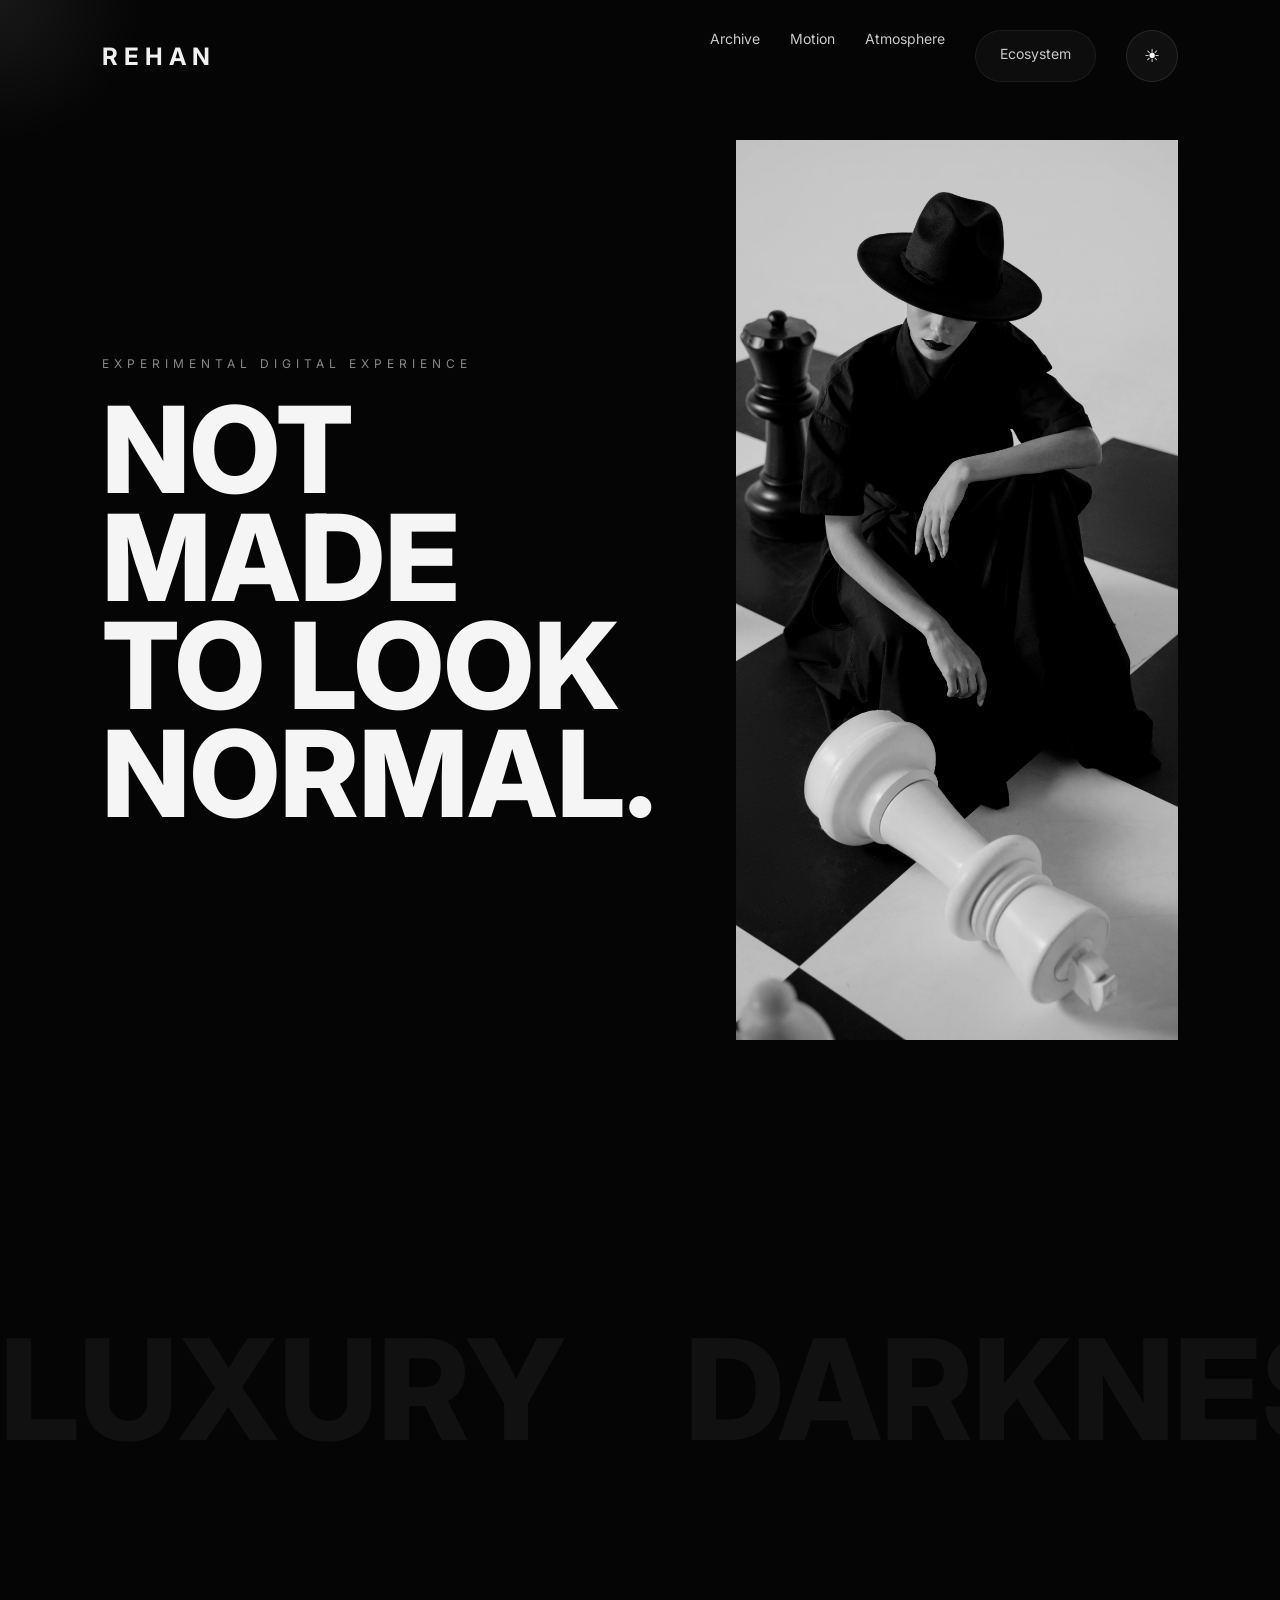
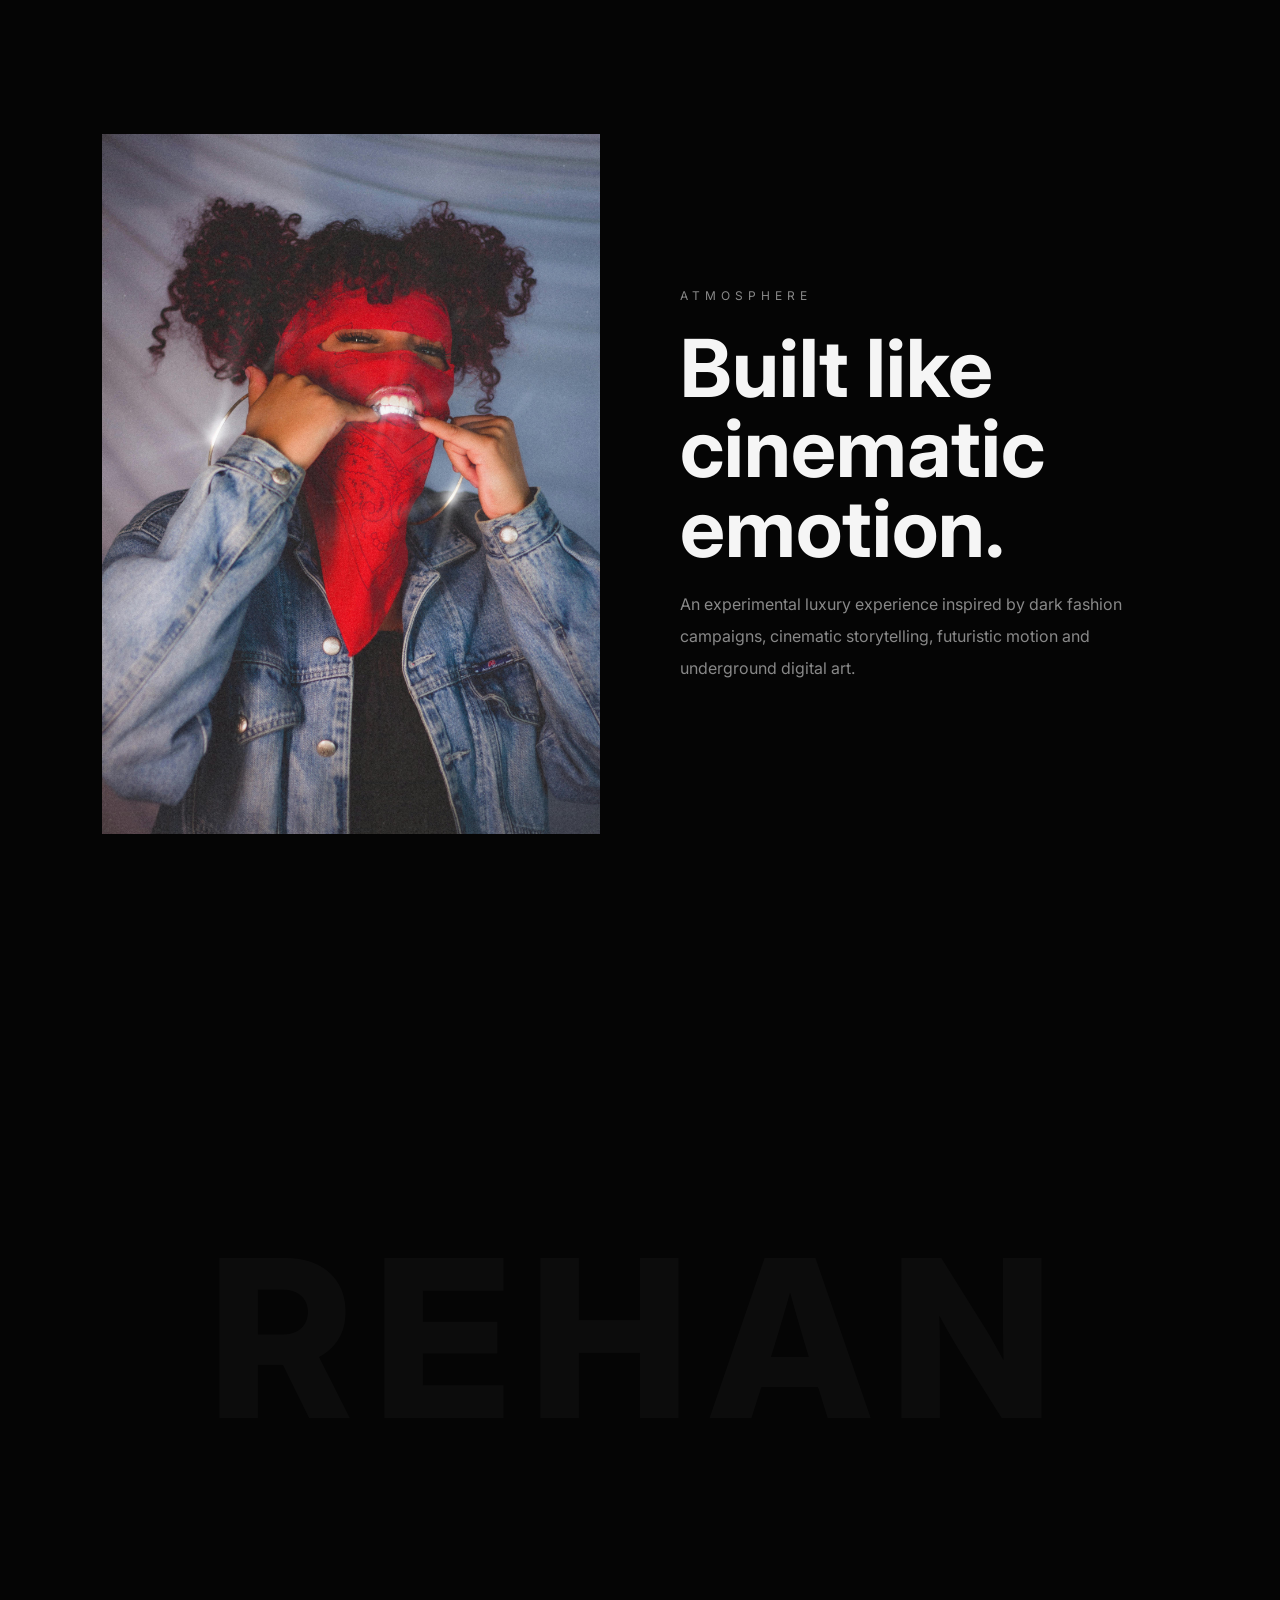
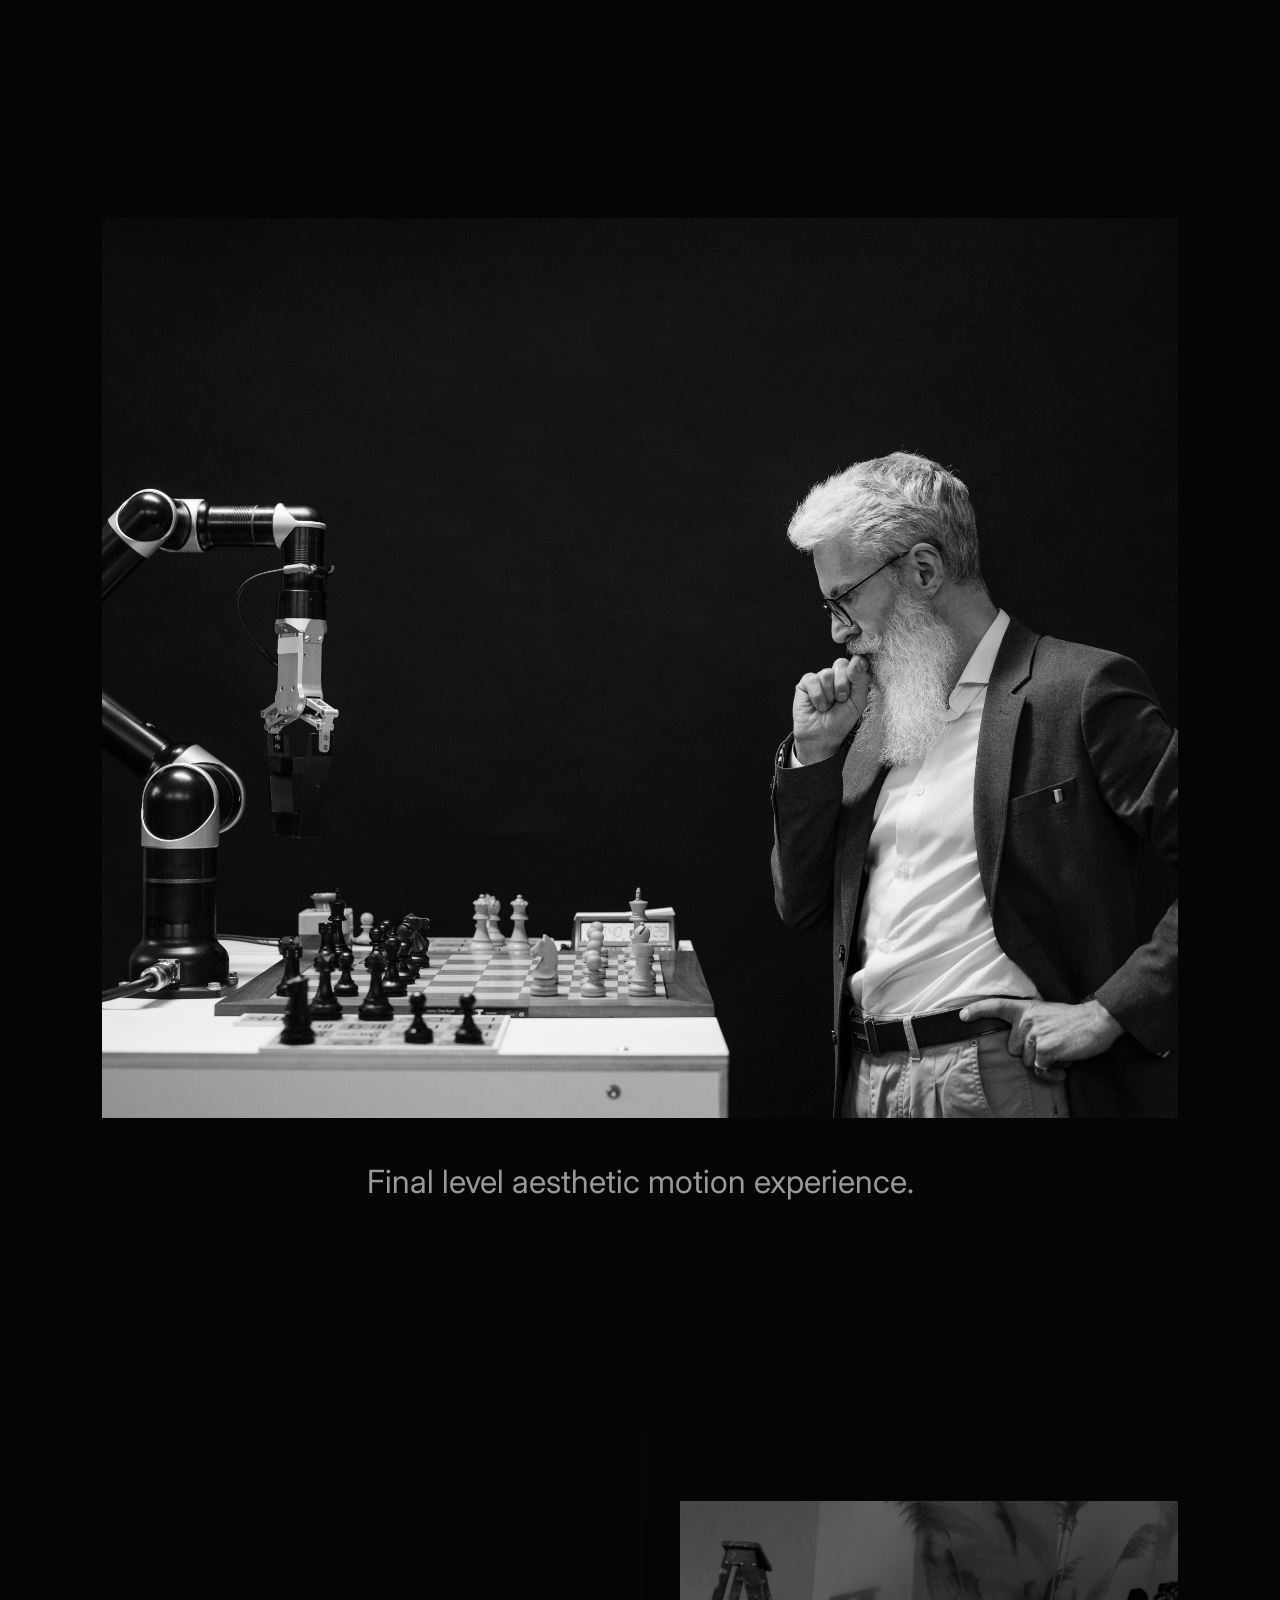
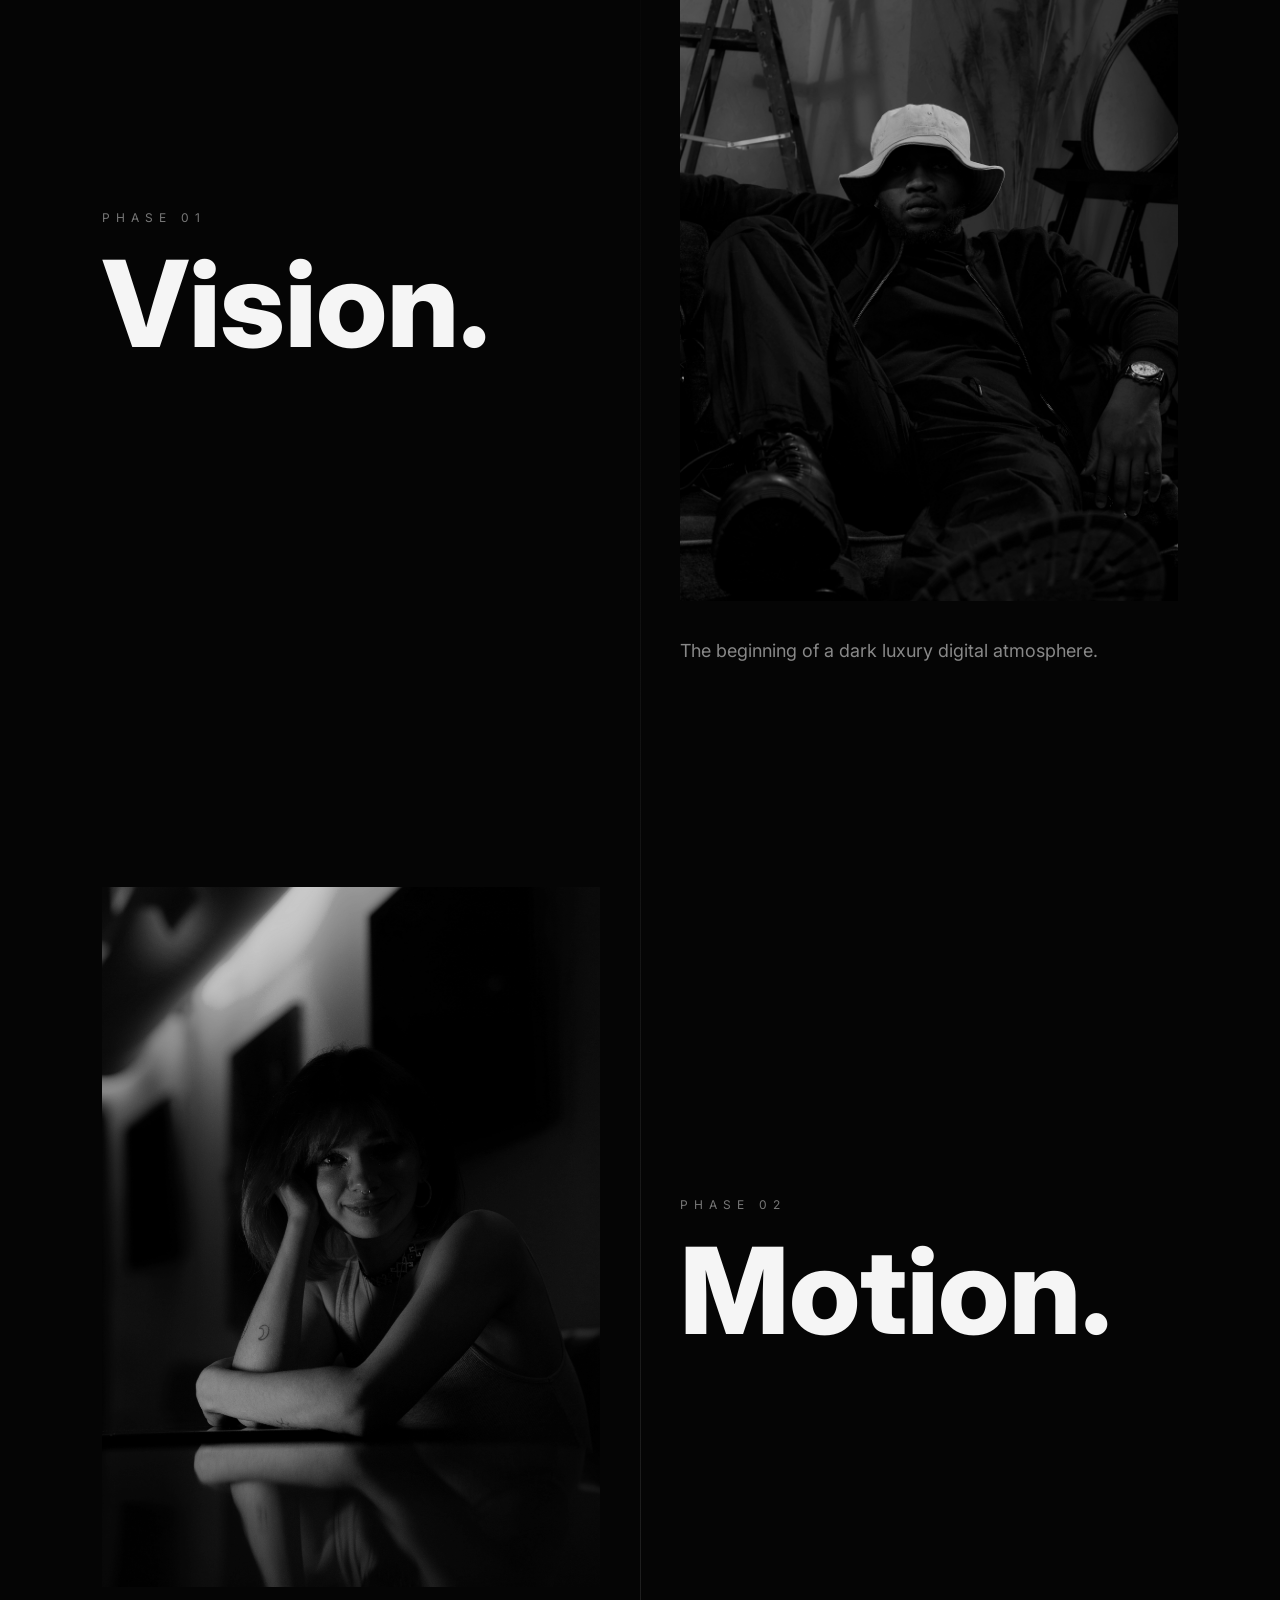
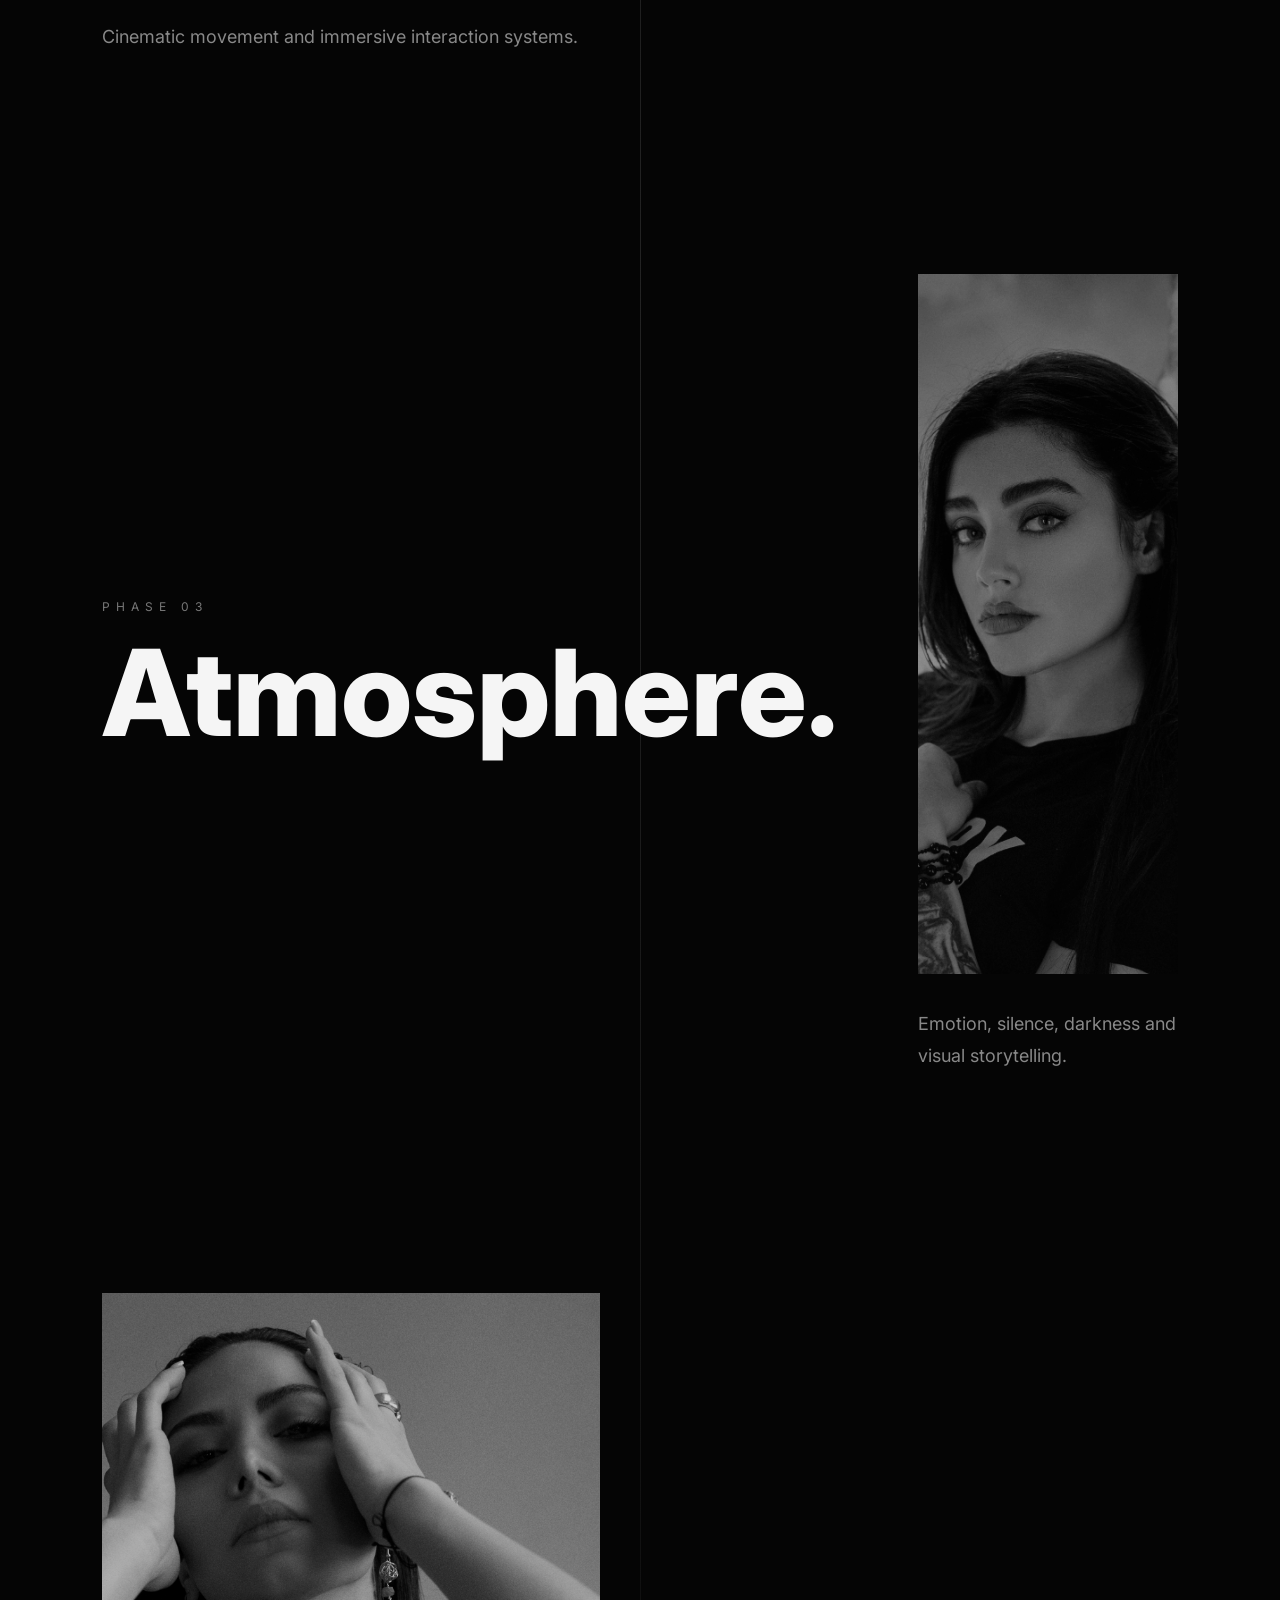
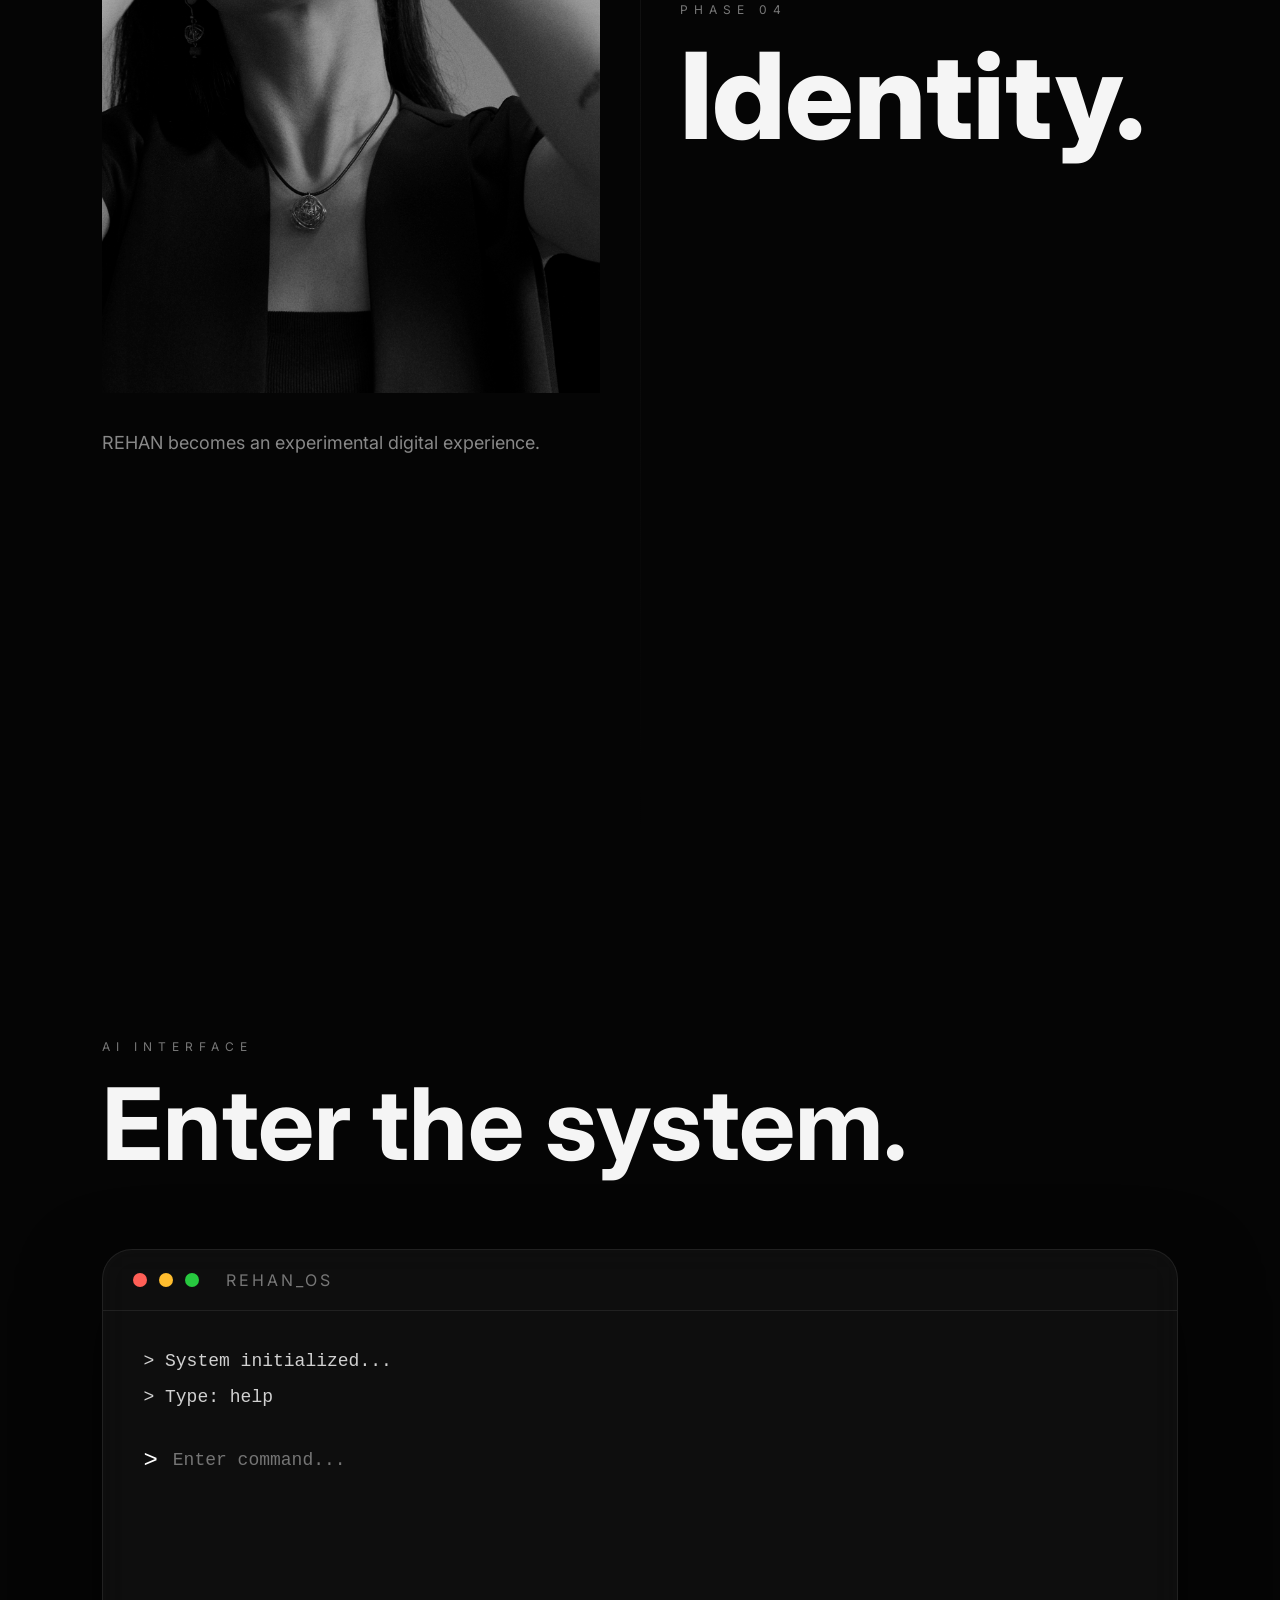
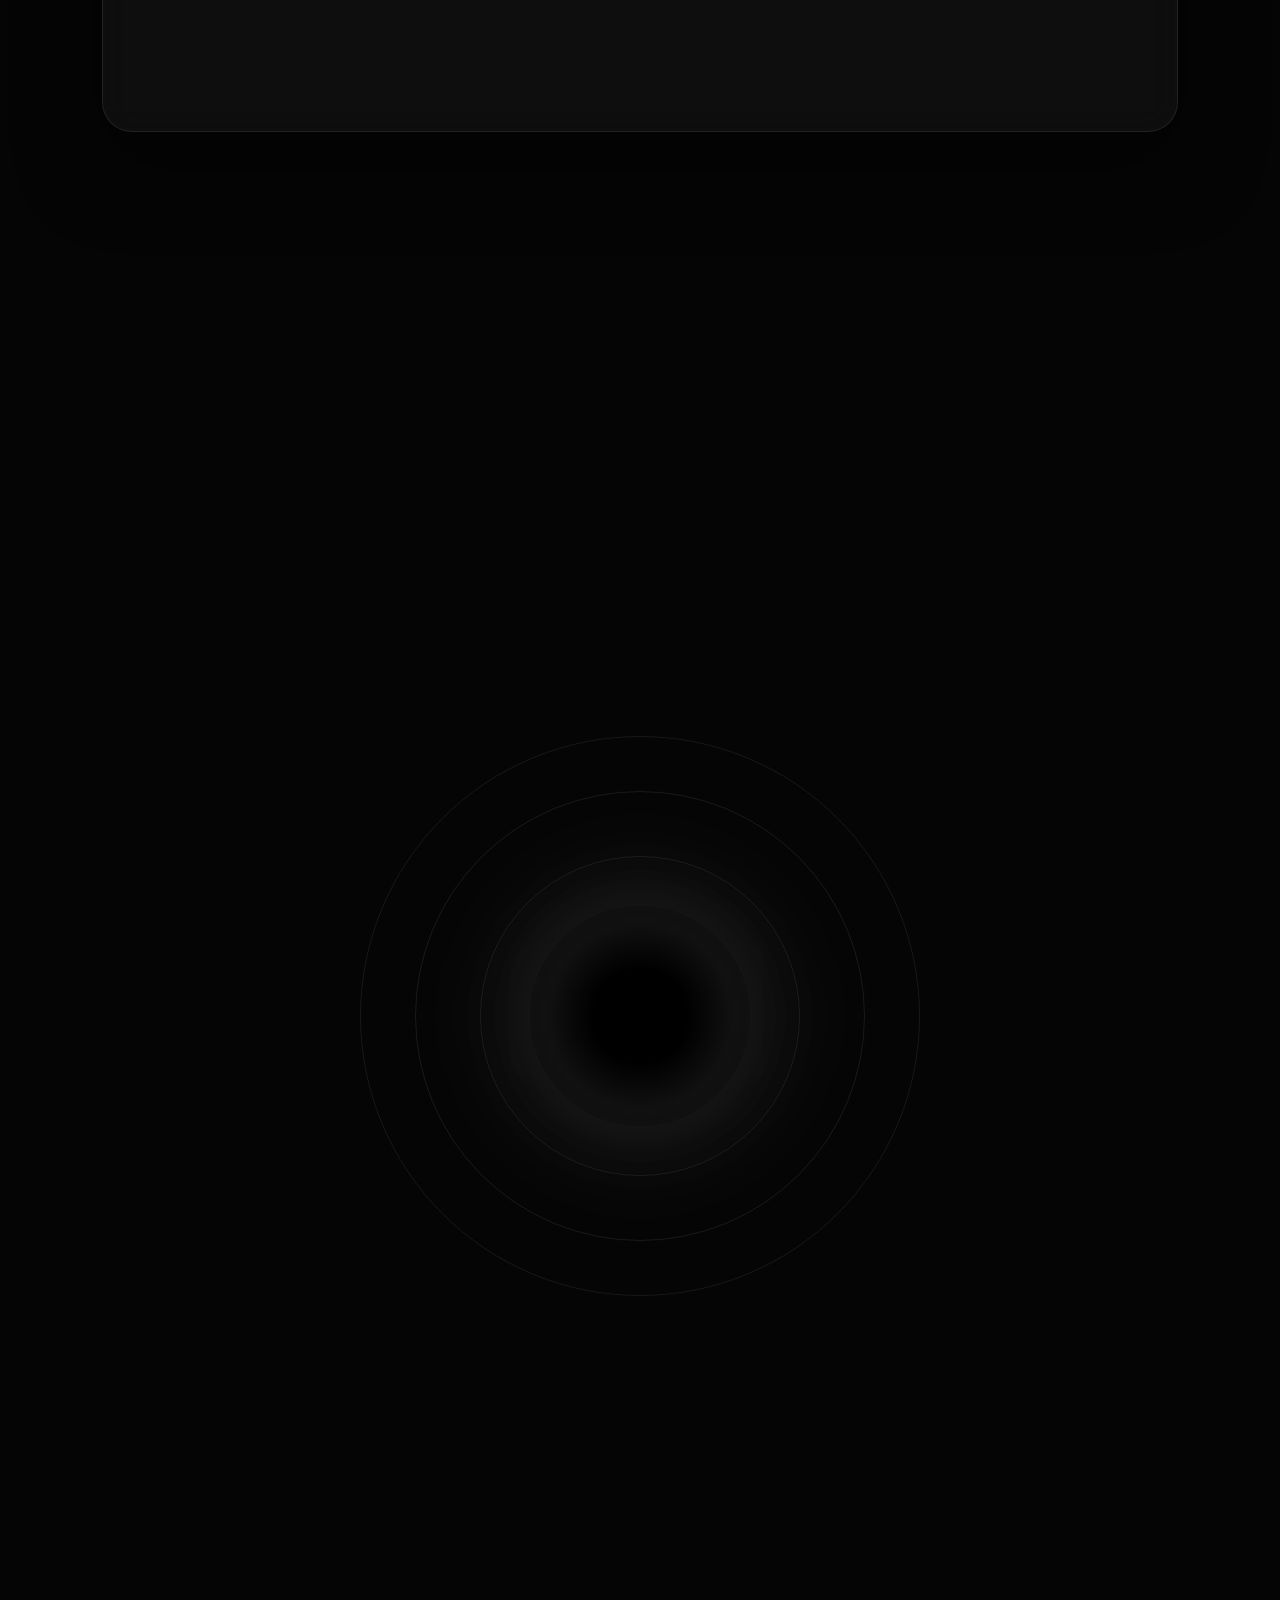
<file: index.html>
<!DOCTYPE html>
<html lang="en">
<head>

  <meta charset="UTF-8">

  <meta name="viewport"
        content="width=device-width, initial-scale=1.0">

  <title>REHAN</title>

  <link rel="preconnect"
        href="https://fonts.googleapis.com">

  <link href="https://fonts.googleapis.com/css2?family=Inter:wght@300;400;500;600;700;800&display=swap"
        rel="stylesheet">

  <link rel="stylesheet"
        href="style.css">

</head>
<body>

<!-- GRAIN -->

<div class="grain"></div>

<!-- CURSOR -->

<div class="cursor"></div>

<!-- NAVBAR -->

<header class="navbar">

  <div class="logo">
    REHAN
  </div>

  <nav>

    <a href="#">Archive</a>
    <a href="#">Motion</a>
    <a href="#">Atmosphere</a>
    <a
    href="./dashboard.html"
    class="dashboard-btn">

    Ecosystem

  </a>

    <button id="themeToggle" class="theme-toggle">
  ☀
</button>

  </nav>

</header>

<!-- HERO -->

<section class="hero">

  <div class="hero-text reveal">

    <p class="small">
      EXPERIMENTAL DIGITAL EXPERIENCE
    </p>

    <h1>
      NOT MADE
      <br>
      TO LOOK
      <br>
      NORMAL.
    </h1>

  </div>

  <div class="hero-image reveal">

    <img src="images/scene1.jpg">

  </div>

</section>

<!-- SCROLL TEXT -->

<section class="scroll-section">

  <div class="scroll-text">

    <span>LUXURY</span>
    <span>DARKNESS</span>
    <span>MOTION</span>
    <span>ENERGY</span>

  </div>

</section>

<!-- SCENE -->

<section class="scene">

  <div class="scene-image reveal">

    <img src="images/scene2.jpg">

  </div>

  <div class="scene-text reveal">

    <p class="small">
      ATMOSPHERE
    </p>

    <h2>
      Built like
      cinematic emotion.
    </h2>

    <p class="description">

      An experimental luxury experience inspired by
      dark fashion campaigns, cinematic storytelling,
      futuristic motion and underground digital art.

    </p>

  </div>

</section>

<!-- FLOATING TYPO -->

<section class="floating">

  <h2 class="floating-text">
    REHAN
  </h2>

</section>

<!-- FINAL -->

<section class="final">

  <div class="final-image reveal">

    <img src="images/scene3.jpg">

  </div>

  <div class="final-text reveal">

    <p>
      Final level aesthetic motion experience.
    </p>

  </div>

</section>

  <!-- CINEMATIC TIMELINE -->

<section class="timeline">

  <!-- ITEM -->

  <div class="timeline-item reveal">

    <div class="timeline-left">

      <p class="timeline-phase">
        PHASE 01
      </p>

      <h2>
        Vision.
      </h2>

    </div>

    <div class="timeline-right">

      <img src="images/timeline1.jpg">

      <p>
        The beginning of a dark luxury digital atmosphere.
      </p>

    </div>

  </div>

  <!-- ITEM -->

  <div class="timeline-item reveal">

    <div class="timeline-left">

      <p class="timeline-phase">
        PHASE 02
      </p>

      <h2>
        Motion.
      </h2>

    </div>

    <div class="timeline-right">

      <img src="images/timeline2.jpg">

      <p>
        Cinematic movement and immersive interaction systems.
      </p>

    </div>

  </div>

  <!-- ITEM -->

  <div class="timeline-item reveal">

    <div class="timeline-left">

      <p class="timeline-phase">
        PHASE 03
      </p>

      <h2>
        Atmosphere.
      </h2>

    </div>

    <div class="timeline-right">

      <img src="images/timeline3.jpg">

      <p>
        Emotion, silence, darkness and visual storytelling.
      </p>

    </div>

  </div>

  <!-- ITEM -->

  <div class="timeline-item reveal">

    <div class="timeline-left">

      <p class="timeline-phase">
        PHASE 04
      </p>

      <h2>
        Identity.
      </h2>

    </div>

    <div class="timeline-right">

      <img src="images/timeline4.jpg">

      <p>
        REHAN becomes an experimental digital experience.
      </p>

    </div>

  </div>

</section>

  <!-- AI TERMINAL -->

<section class="terminal-section">

  <p class="terminal-small reveal">
    AI INTERFACE
  </p>

  <h2 class="terminal-title reveal">
    Enter the system.
  </h2>

  <div class="terminal reveal">

    <!-- TOP -->

    <div class="terminal-top">

      <span class="dot red"></span>
      <span class="dot yellow"></span>
      <span class="dot green"></span>

      <p>
        REHAN_OS
      </p>

    </div>

    <!-- BODY -->

    <div class="terminal-body">

      <div id="terminalOutput">

        <p>
          > System initialized...
        </p>

        <p>
          > Type: help
        </p>

      </div>

      <!-- INPUT -->

      <div class="terminal-input">

        <span>></span>

        <input
          type="text"
          id="terminalInput"
          placeholder="Enter command..."
        >

      </div>

    </div>

  </div>

</section>

  <!-- BLACK HOLE -->

<section class="blackhole-section">

  <p class="blackhole-small reveal">
    SINGULARITY
  </p>

  <h2 class="blackhole-title reveal">
    Enter
    the void.
  </h2>

  <!-- HOLE -->

  <div class="blackhole-container">

    <div class="blackhole-glow"></div>

    <div class="blackhole"></div>

    <div class="orbit orbit1"></div>
    <div class="orbit orbit2"></div>
    <div class="orbit orbit3"></div>

  </div>

  <p class="blackhole-text reveal">
    Gravity of atmosphere, motion and silence.
  </p>

</section>

  <!-- MUSIC ROOM -->

<section class="music-room">

  <p class="music-small reveal">
    ATMOSPHERIC SOUND
  </p>

  <h2 class="music-title reveal">
    Interactive
    Music Room.
  </h2>

  <!-- ROOM -->

  <div class="music-container reveal">

    <!-- VINYL -->

    <div class="vinyl-player">

      <div class="vinyl"></div>

      <div class="vinyl-center"></div>

    </div>

    <!-- INFO -->

    <div class="music-info">

      <p class="track-label">
        NOW PLAYING
      </p>

      <h3>
        Dark Luxury Atmosphere
      </h3>

      <p class="track-description">

        Cinematic ambient sound designed
        for futuristic luxury experience.

      </p>

      <!-- CONTROLS -->

      <div class="music-controls">

        <button id="playMusic">
          Play
        </button>

        <button id="pauseMusic">
          Pause
        </button>

      </div>

    </div>

  </div>

  <!-- AUDIO -->

  <audio
    id="ambientMusic"
    loop>

    <source
      src="music/ambient.mp3"
      type="audio/mpeg">

  </audio>

</section>
 
<script src="script.js"></script>

</body>
</html>
</file>
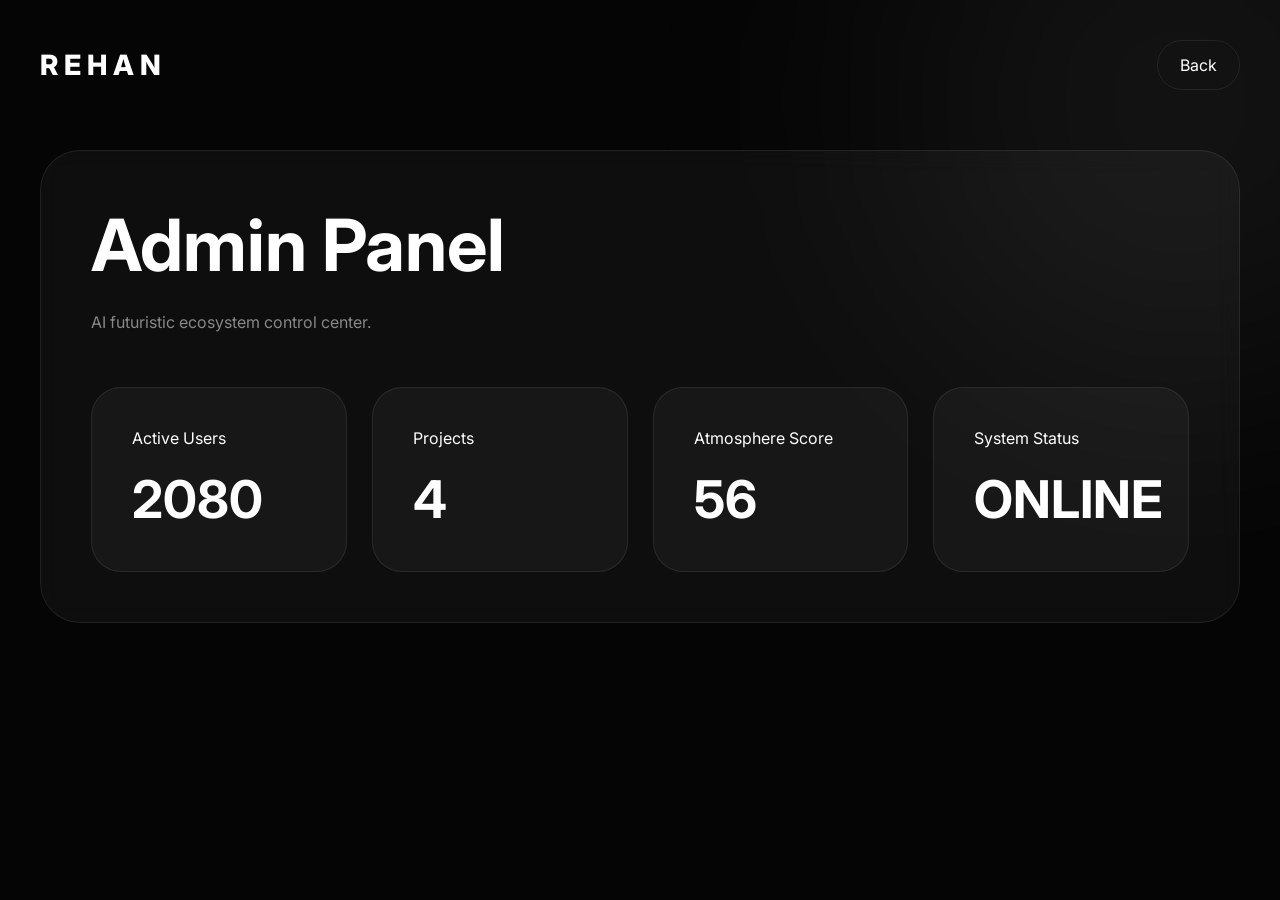
<file: admin.html>
<!DOCTYPE html>
<html lang="en">
<head>

<meta charset="UTF-8">

<meta name="viewport"
content="width=device-width, initial-scale=1.0">

<title>Admin Panel</title>

<link rel="stylesheet"
href="apps.css">

<link rel="preconnect"
href="https://fonts.googleapis.com">

<link href="https://fonts.googleapis.com/css2?family=Inter:wght@300;400;500;600;700;800&display=swap"
rel="stylesheet">

</head>

<body>

<div class="bg-glow"></div>

<!-- TOPBAR -->

<div class="topbar">

<div class="logo">
REHAN
</div>

<a href="./dashboard.html"
class="back-btn">

Back

</a>

</div>

<!-- APP -->

<div class="app-container">

<h1 class="app-title">
Admin Panel
</h1>

<p class="app-description">

AI futuristic ecosystem control center.

</p>

<!-- STATS -->

<div class="stats-grid">

<!-- CARD -->

<div class="stat-card">

<p>
Active Users
</p>

<h2 id="users">

0

</h2>

</div>

<!-- CARD -->

<div class="stat-card">

<p>
Projects
</p>

<h2 id="projects">

0

</h2>

</div>

<!-- CARD -->

<div class="stat-card">

<p>
Atmosphere Score
</p>

<h2 id="score">

0%

</h2>

</div>

<!-- CARD -->

<div class="stat-card">

<p>
System Status
</p>

<h2>

ONLINE

</h2>

</div>

</div>

</div>

<script>

/* ANIMATED COUNTERS */

function animateValue(id,start,end,duration){

let current = start;

const increment =
(end - start) / 100;

const obj =
document.getElementById(id);

const timer =
setInterval(()=>{

current += increment;

obj.innerHTML =
Math.floor(current);

if(current >= end){

obj.innerHTML = end;

clearInterval(timer);

}

}, duration / 100);

}

/* START */

animateValue(
"users",
0,
3200,
2000
);

animateValue(
"projects",
0,
06,
1800
);

animateValue(
"score",
0,
98,
2200
);

/* PERCENT */

setTimeout(()=>{

document.getElementById(
"score"
).innerHTML = "98%";

},2200);

</script>

</body>
</html>
</file>
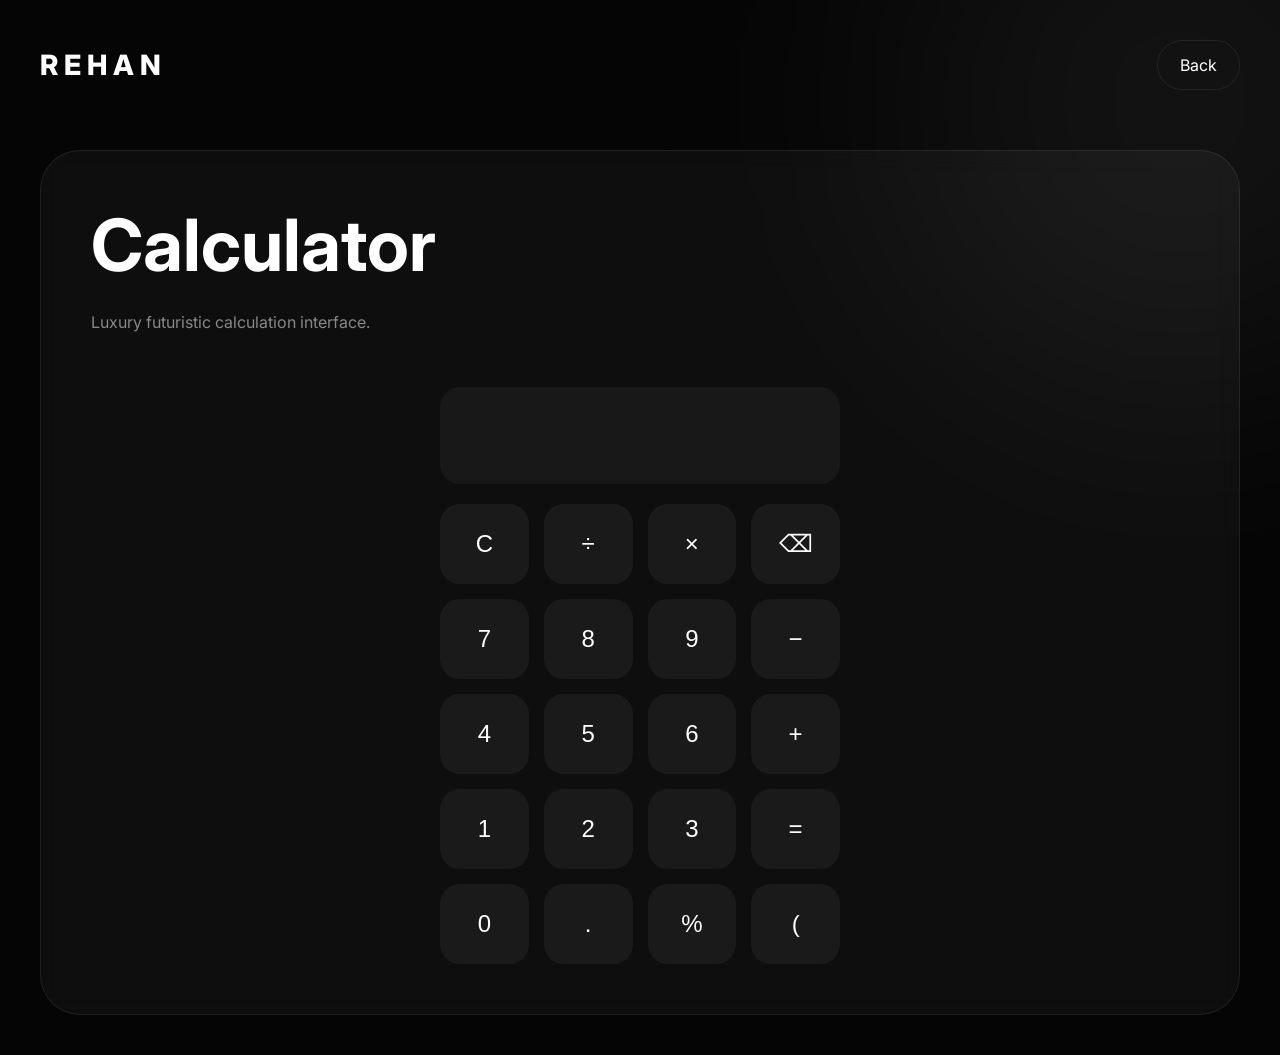
<file: calculator.html>
<!DOCTYPE html>
<html lang="en">
<head>

<meta charset="UTF-8">

<meta name="viewport"
content="width=device-width, initial-scale=1.0">

<title>Calculator</title>

<link rel="stylesheet"
href="apps.css">

<link rel="preconnect"
href="https://fonts.googleapis.com">

<link href="https://fonts.googleapis.com/css2?family=Inter:wght@300;400;500;600;700;800&display=swap"
rel="stylesheet">

</head>

<body>

<!-- GLOW -->

<div class="bg-glow"></div>

<!-- TOPBAR -->

<div class="topbar">

<div class="logo">
REHAN
</div>

<a href="./dashboard.html"
class="back-btn">

Back

</a>

</div>

<!-- APP -->

<div class="app-container">

<h1 class="app-title">
Calculator
</h1>

<p class="app-description">

Luxury futuristic calculation interface.

</p>

<!-- CALCULATOR -->

<div class="calculator">

<input
type="text"
class="calc-display"
id="display"
readonly>

<div class="calc-buttons">

<button onclick="clearDisplay()">
C
</button>

<button onclick="appendValue('/')">
÷
</button>

<button onclick="appendValue('*')">
×
</button>

<button onclick="deleteLast()">
⌫
</button>

<button onclick="appendValue('7')">
7
</button>

<button onclick="appendValue('8')">
8
</button>

<button onclick="appendValue('9')">
9
</button>

<button onclick="appendValue('-')">
−
</button>

<button onclick="appendValue('4')">
4
</button>

<button onclick="appendValue('5')">
5
</button>

<button onclick="appendValue('6')">
6
</button>

<button onclick="appendValue('+')">
+
</button>

<button onclick="appendValue('1')">
1
</button>

<button onclick="appendValue('2')">
2
</button>

<button onclick="appendValue('3')">
3
</button>

<button onclick="calculate()">
=
</button>

<button onclick="appendValue('0')">
0
</button>

<button onclick="appendValue('.')">
.
</button>

<button onclick="appendValue('%')">
%
</button>

<button onclick="appendValue('(')">
(
</button>

</div>

</div>

</div>

<script>

const display =
document.getElementById("display");

/* APPEND */

function appendValue(value){

display.value += value;

}

/* CLEAR */

function clearDisplay(){

display.value = "";

}

/* DELETE */

function deleteLast(){

display.value =
display.value.slice(0,-1);

}

/* CALCULATE */

function calculate(){

try{

display.value =
eval(display.value);

}

catch{

display.value = "Error";

}

}

</script>

</body>
</html>
</file>
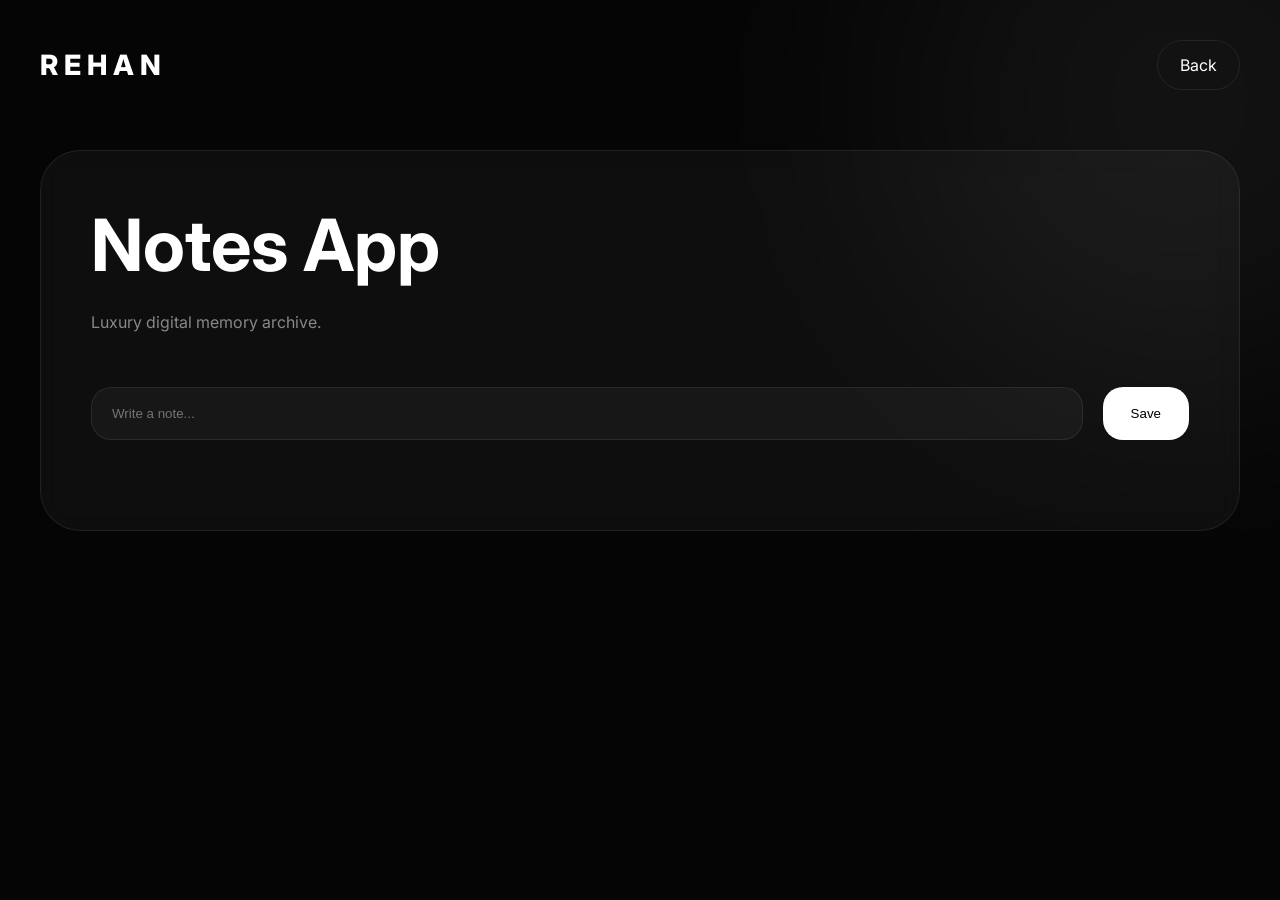
<file: notes.html>
<!DOCTYPE html>
<html lang="en">
<head>

<meta charset="UTF-8">

<meta name="viewport"
content="width=device-width, initial-scale=1.0">

<title>Notes App</title>

<link rel="stylesheet"
href="apps.css">

<link rel="preconnect"
href="https://fonts.googleapis.com">

<link href="https://fonts.googleapis.com/css2?family=Inter:wght@300;400;500;600;700;800&display=swap"
rel="stylesheet">

</head>

<body>

<!-- GLOW -->

<div class="bg-glow"></div>

<!-- TOPBAR -->

<div class="topbar">

<div class="logo">
REHAN
</div>

<a href="./dashboard.html"
class="back-btn">

Back

</a>

</div>

<!-- APP -->

<div class="app-container">

<h1 class="app-title">
Notes App
</h1>

<p class="app-description">

Luxury digital memory archive.

</p>

<!-- INPUT -->

<div class="input-group">

<input
type="text"
id="noteInput"
placeholder="Write a note...">

<button onclick="addNote()">

Save

</button>

</div>

<!-- NOTES -->

<div class="notes-grid"
id="notesGrid">

</div>

</div>

<script>

/* STORAGE */

let notes =
JSON.parse(
localStorage.getItem("notes")
) || [];

/* ELEMENTS */

const noteInput =
document.getElementById("noteInput");

const notesGrid =
document.getElementById("notesGrid");

/* RENDER */

function renderNotes(){

notesGrid.innerHTML = "";

notes.forEach((note,index)=>{

notesGrid.innerHTML += `

<div class="note-card">

<p>
${note}
</p>

<button
onclick="deleteNote(${index})">

Delete

</button>

</div>

`;

});

}

/* ADD */

function addNote(){

if(noteInput.value==="") return;

notes.push(noteInput.value);

localStorage.setItem(
"notes",
JSON.stringify(notes)
);

noteInput.value="";

renderNotes();

}

/* DELETE */

function deleteNote(index){

notes.splice(index,1);

localStorage.setItem(
"notes",
JSON.stringify(notes)
);

renderNotes();

}

/* INITIAL */

renderNotes();

</script>

</body>
</html>
</file>
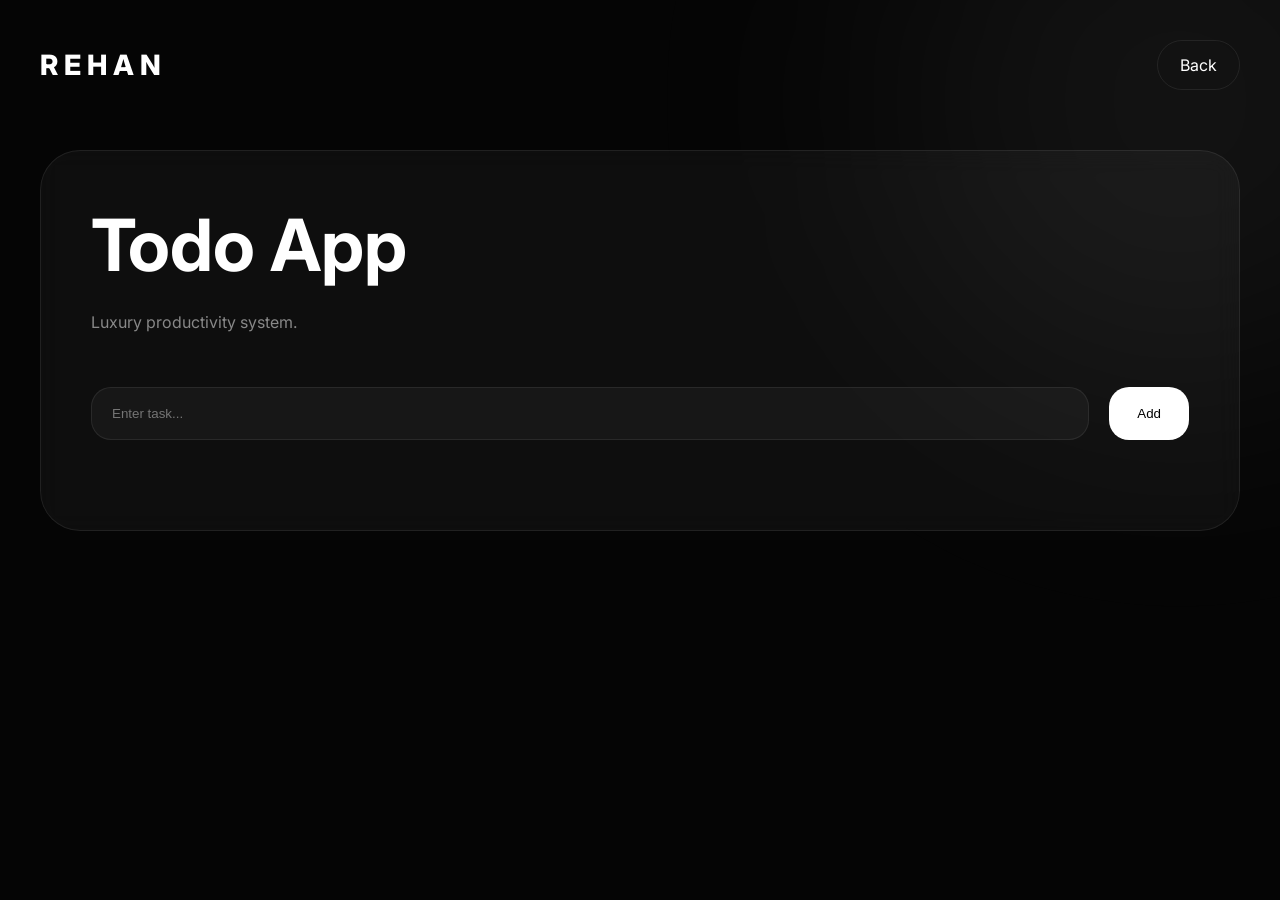
<file: todo.html>
<!DOCTYPE html>
<html lang="en">
<head>
<meta charset="UTF-8">
<meta name="viewport"
content="width=device-width,initial-scale=1.0">
<title>Todo App</title>

<link rel="stylesheet"
href="apps.css">

<link rel="preconnect"
href="https://fonts.googleapis.com">

<link href="https://fonts.googleapis.com/css2?family=Inter:wght@300;400;500;600;700;800&display=swap"
rel="stylesheet">
</head>

<body>

<div class="bg-glow"></div>

<div class="topbar">

<div class="logo">
REHAN
</div>

<a href="dashboard.html"
class="back-btn">
Back
</a>

</div>

<div class="app-container">

<h1 class="app-title">
Todo App
</h1>

<p class="app-description">
Luxury productivity system.
</p>

<div class="input-group">

<input type="text"
id="taskInput"
placeholder="Enter task...">

<button onclick="addTask()">
Add
</button>

</div>

<div class="list"
id="taskList"></div>

</div>

<script>

const taskInput =
document.getElementById("taskInput");

const taskList =
document.getElementById("taskList");

let tasks =
JSON.parse(localStorage.getItem("tasks")) || [];

function renderTasks(){

taskList.innerHTML="";

tasks.forEach((task,index)=>{

taskList.innerHTML += `
<div class="item">

<span>${task}</span>

<button onclick="deleteTask(${index})">
Delete
</button>

</div>
`;

});

}

function addTask(){

if(taskInput.value==="") return;

tasks.push(taskInput.value);

localStorage.setItem(
"tasks",
JSON.stringify(tasks)
);

taskInput.value="";

renderTasks();

}

function deleteTask(index){

tasks.splice(index,1);

localStorage.setItem(
"tasks",
JSON.stringify(tasks)
);

renderTasks();

}

renderTasks();

</script>

</body>
</html>
</file>
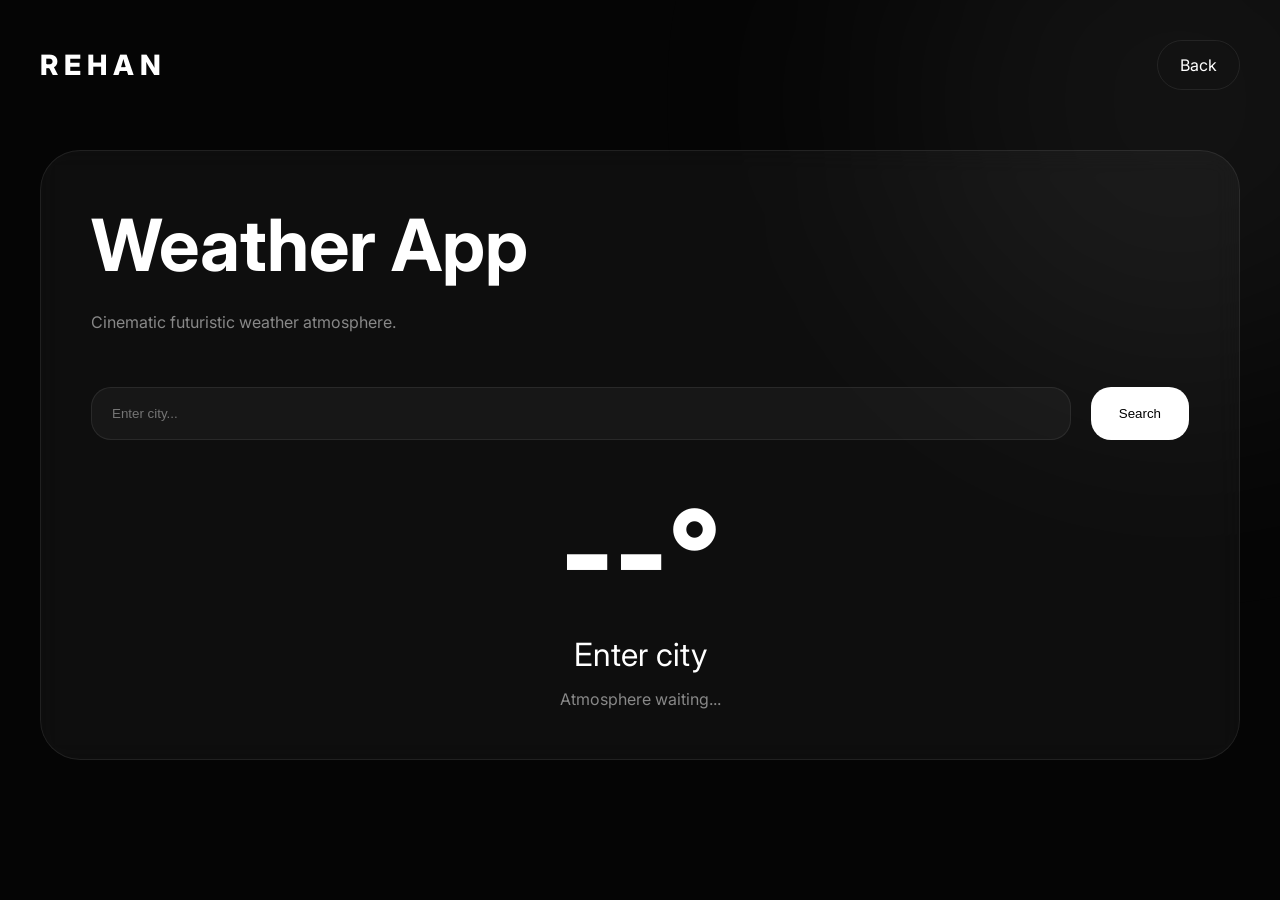
<file: weather.html>
<!DOCTYPE html>
<html lang="en">
<head>

<meta charset="UTF-8">

<meta name="viewport"
content="width=device-width, initial-scale=1.0">

<title>Weather App</title>

<link rel="stylesheet"
href="apps.css">

<link rel="preconnect"
href="https://fonts.googleapis.com">

<link href="https://fonts.googleapis.com/css2?family=Inter:wght@300;400;500;600;700;800&display=swap"
rel="stylesheet">

</head>

<body>

<!-- GLOW -->

<div class="bg-glow"></div>

<!-- TOPBAR -->

<div class="topbar">

<div class="logo">
REHAN
</div>

<a href="./dashboard.html"
class="back-btn">

Back

</a>

</div>

<!-- APP -->

<div class="app-container">

<h1 class="app-title">
Weather App
</h1>

<p class="app-description">

Cinematic futuristic weather atmosphere.

</p>

<!-- SEARCH -->

<div class="input-group">

<input
type="text"
id="cityInput"
placeholder="Enter city...">

<button onclick="getWeather()">

Search

</button>

</div>

<!-- WEATHER -->

<div class="weather-box">

<h2 class="weather-temp"
id="temperature">

--°

</h2>

<p class="weather-city"
id="cityName">

Enter city

</p>

<p class="weather-status"
id="weatherStatus">

Atmosphere waiting...

</p>

</div>

</div>

<script>

async function getWeather(){

const city =
document.getElementById("cityInput").value;

const apiKey =
"8c0b79b872103a18066e5573cb69710a";

const url =
`https://api.openweathermap.org/data/2.5/weather?q=${city}&units=metric&appid=${apiKey}`;

try{

const response =
await fetch(url);

const data =
await response.json();

document.getElementById(
"temperature"
).innerHTML =
Math.round(data.main.temp) + "°";

document.getElementById(
"cityName"
).innerHTML =
data.name;

document.getElementById(
"weatherStatus"
).innerHTML =
data.weather[0].description;

/* DYNAMIC ATMOSPHERE */

const body =
document.body;

const weather =
data.weather[0].main.toLowerCase();

if(weather.includes("cloud")){

body.style.background =
"linear-gradient(to bottom,#1a1a1a,#444)";

}

else if(weather.includes("rain")){

body.style.background =
"linear-gradient(to bottom,#0f2027,#203a43,#2c5364)";

}

else if(weather.includes("clear")){

body.style.background =
"linear-gradient(to bottom,#000000,#434343)";

}

else{

body.style.background =
"#050505";

}

}

catch(error){

alert("City not found");

}

}

</script>

</body>
</html>
</file>
<file: style.css>
* {
  margin: 0;
  padding: 0;
  box-sizing: border-box;
}

html {
  scroll-behavior: smooth;
}

body {
  background: #050505;

  color: #f5f5f5;

  font-family: "Inter", sans-serif;

  overflow-x: hidden;
}

/* GRAIN */

.grain {
  position: fixed;

  inset: 0;

  background-image:
    url("https://grainy-gradients.vercel.app/noise.svg");

  opacity: 0.08;

  pointer-events: none;

  z-index: 9999;
}

/* CURSOR */

.cursor {
  position: fixed;

  width: 300px;
  height: 300px;

  border-radius: 50%;

  background:
    radial-gradient(
      circle,
      rgba(255,255,255,0.08),
      transparent 70%
    );

  pointer-events: none;

  transform: translate(-50%, -50%);

  z-index: 0;
}

/* NAVBAR */

.navbar {
  position: fixed;

  width: 100%;

  display: flex;
  justify-content: space-between;
  align-items: center;

  padding: 30px 8%;

  z-index: 1000;

  mix-blend-mode: difference;
}

.logo {
  font-size: 24px;

  letter-spacing: 6px;

  font-weight: 700;
}

nav {
  display: flex;

  gap: 30px;
}

nav a {
  text-decoration: none;

  color: white;

  font-size: 14px;

  opacity: 0.8;
}

/* HERO */

.hero {
  min-height: 120vh;

  display: grid;

  grid-template-columns: 1fr 1fr;

  align-items: center;

  gap: 80px;

  padding: 140px 8%;
}

.small {
  font-size: 12px;

  letter-spacing: 5px;

  color: #888;

  margin-bottom: 25px;
}

.hero h1 {
  font-size: 120px;

  line-height: 0.9;

  font-weight: 800;
}

.hero-image img {
  width: 100%;

  height: 900px;

  object-fit: cover;

  filter: grayscale(100%);

  transition: 1s;
}

.hero-image img:hover {
  filter: grayscale(0%);
}

/* SCROLL TEXT */

.scroll-section {
  overflow: hidden;

  padding: 120px 0;
}

.scroll-text {
  display: flex;

  gap: 120px;

  white-space: nowrap;

  animation: scrollText 20s linear infinite;
}

.scroll-text span {
  font-size: 140px;

  font-weight: 800;

  color: rgba(255,255,255,0.05);
}

@keyframes scrollText {

  from {
    transform: translateX(0);
  }

  to {
    transform: translateX(-50%);
  }

}

/* SCENE */

.scene {
  display: grid;

  grid-template-columns: 1fr 1fr;

  gap: 80px;

  align-items: center;

  padding: 140px 8%;
}

.scene-image img {
  width: 100%;

  height: 700px;

  object-fit: cover;
}

.scene h2 {
  font-size: 80px;

  line-height: 1;

  margin: 20px 0;
}

.description {
  color: #888;

  line-height: 2;

  max-width: 500px;
}

/* FLOATING */

.floating {
  min-height: 80vh;

  display: flex;
  justify-content: center;
  align-items: center;
}

.floating-text {
  font-size: 220px;

  font-weight: 800;

  color: rgba(255,255,255,0.03);

  letter-spacing: 20px;
}

/* FINAL */

.final {
  padding: 120px 8%;
}

.final-image img {
  width: 100%;

  height: 900px;

  object-fit: cover;

  filter: grayscale(100%);
}

.final-text {
  padding-top: 40px;

  text-align: center;
}

.final-text p {
  font-size: 32px;

  color: #999;
}

/* REVEAL */

.reveal {
  opacity: 0;

  transform: translateY(100px);

  transition: 1.4s ease;
}

.reveal.active {
  opacity: 1;

  transform: translateY(0);
}

/* MOBILE */

@media (max-width: 1000px) {

  .hero,
  .scene {
    grid-template-columns: 1fr;
  }

  .hero h1 {
    font-size: 70px;
  }

  .scene h2 {
    font-size: 52px;
  }

  .floating-text {
    font-size: 100px;
  }

}

@media (max-width: 768px) {

  nav {
    display: none;
  }

  .hero {
    padding-top: 120px;
  }

  .hero h1 {
    font-size: 54px;
  }

  .scroll-text span {
    font-size: 80px;
  }

  .hero-image img,
  .scene-image img,
  .final-image img {
    height: 500px;
  }

  .floating-text {
    font-size: 60px;
  }

}

/* THEME TOGGLE */

.theme-toggle {
  width: 52px;
  height: 52px;

  border-radius: 50%;

  border: 1px solid rgba(255,255,255,0.1);

  background: rgba(255,255,255,0.05);

  color: white;

  cursor: pointer;

  font-size: 18px;

  transition: 0.4s;
}

.theme-toggle:hover {
  transform: rotate(180deg) scale(1.08);
}

/* LIGHT MODE */

body.light-mode {
  background: #f3f3f3;

  color: #050505;
}

body.light-mode .navbar {
  background: rgba(255,255,255,0.6);
}

body.light-mode nav a {
  color: #333;
}

body.light-mode .description,
body.light-mode .feature-card p,
body.light-mode .showcase p,
body.light-mode footer p {
  color: #555;
}

body.light-mode .feature-card {
  background: rgba(255,255,255,0.8);

  border: 1px solid rgba(0,0,0,0.06);
}

body.light-mode .bg-gradient {
  background:
    radial-gradient(circle at top right,
    rgba(0,0,0,0.06),
    transparent 40%);
}

/* =========================
   CINEMATIC TIMELINE
========================= */

.timeline {
  padding: 180px 8%;

  position: relative;
}

/* ITEM */

.timeline-item {
  display: grid;

  grid-template-columns: 1fr 1fr;

  gap: 80px;

  align-items: center;

  margin-bottom: 220px;
}

/* LEFT */

.timeline-phase {
  font-size: 12px;

  letter-spacing: 6px;

  color: #777;

  margin-bottom: 25px;
}

.timeline-left h2 {
  font-size: 120px;

  line-height: 0.9;

  font-weight: 800;
}

/* RIGHT */

.timeline-right img {
  width: 100%;

  height: 700px;

  object-fit: cover;

  filter:
    grayscale(100%)
    brightness(0.8);

  transition: 1s ease;
}

.timeline-right img:hover {
  filter:
    grayscale(0%)
    brightness(1);

  transform: scale(1.03);
}

.timeline-right p {
  margin-top: 30px;

  color: #888;

  font-size: 18px;

  line-height: 1.8;

  max-width: 500px;
}

/* ALTERNATING */

.timeline-item:nth-child(even) .timeline-left {
  order: 2;
}

.timeline-item:nth-child(even) .timeline-right {
  order: 1;
}

/* LINE */

.timeline::before {
  content: "";

  position: absolute;

  left: 50%;

  top: 0;

  width: 1px;

  height: 100%;

  background:
    linear-gradient(
      to bottom,
      transparent,
      rgba(255,255,255,0.12),
      transparent
    );
}

/* RESPONSIVE */

@media (max-width: 1000px) {

  .timeline-item {
    grid-template-columns: 1fr;

    gap: 50px;
  }

  .timeline-left h2 {
    font-size: 70px;
  }

  .timeline::before {
    display: none;
  }

}

@media (max-width: 768px) {

  .timeline-left h2 {
    font-size: 52px;
  }

  .timeline-right img {
    height: 500px;
  }

}

/* =========================
   TERMINAL
========================= */

.terminal-section {
  padding: 180px 8%;
}

/* TITLE */

.terminal-small {
  font-size: 12px;

  letter-spacing: 6px;

  color: #777;

  margin-bottom: 25px;
}

.terminal-title {
  font-size: 100px;

  line-height: 0.9;

  margin-bottom: 80px;
}

/* TERMINAL */

.terminal {
  width: 100%;

  background: rgba(255,255,255,0.04);

  border:
    1px solid rgba(255,255,255,0.08);

  border-radius: 30px;

  overflow: hidden;

  backdrop-filter: blur(16px);

  box-shadow:
    0 30px 80px rgba(0,0,0,0.5);
}

/* TOP BAR */

.terminal-top {
  display: flex;
  align-items: center;

  gap: 12px;

  padding: 20px 30px;

  border-bottom:
    1px solid rgba(255,255,255,0.08);
}

.dot {
  width: 14px;
  height: 14px;

  border-radius: 50%;
}

.red {
  background: #ff5f56;
}

.yellow {
  background: #ffbd2e;
}

.green {
  background: #27c93f;
}

.terminal-top p {
  margin-left: 15px;

  color: #777;

  letter-spacing: 3px;
}

/* BODY */

.terminal-body {
  padding: 40px;

  min-height: 420px;

  font-family: monospace;

  font-size: 18px;
}

#terminalOutput p {
  margin-bottom: 16px;

  color: #d1d1d1;
}

/* INPUT */

.terminal-input {
  display: flex;
  align-items: center;

  gap: 15px;

  margin-top: 40px;
}

.terminal-input span {
  font-size: 24px;

  color: white;
}

.terminal-input input {
  width: 100%;

  background: transparent;

  border: none;

  outline: none;

  color: white;

  font-size: 18px;

  font-family: monospace;
}

/* GLOW */

.terminal:hover {
  border-color:
    rgba(255,255,255,0.15);
}

/* RESPONSIVE */

@media (max-width: 1000px) {

  .terminal-title {
    font-size: 70px;
  }

}

@media (max-width: 768px) {

  .terminal-title {
    font-size: 50px;
  }

  .terminal-body {
    padding: 25px;

    font-size: 15px;
  }

}

/* =========================
   BLACK HOLE SECTION
========================= */

.blackhole-section {
  min-height: 140vh;

  display: flex;
  flex-direction: column;
  justify-content: center;
  align-items: center;

  position: relative;

  overflow: hidden;

  padding: 120px 8%;
}

/* TEXT */

.blackhole-small {
  font-size: 12px;

  letter-spacing: 6px;

  color: #777;

  margin-bottom: 25px;

  z-index: 5;
}

.blackhole-title {
  font-size: 120px;

  line-height: 0.9;

  text-align: center;

  margin-bottom: 120px;

  z-index: 5;
}

.blackhole-text {
  margin-top: 100px;

  color: #888;

  letter-spacing: 3px;

  z-index: 5;
}

/* CONTAINER */

.blackhole-container {
  position: relative;

  width: 600px;
  height: 600px;

  display: flex;
  justify-content: center;
  align-items: center;
}

/* BLACK HOLE */

.blackhole {
  width: 220px;
  height: 220px;

  border-radius: 50%;

  background:
    radial-gradient(
      circle,
      #000 30%,
      #111 60%,
      transparent 100%
    );

  box-shadow:
    0 0 120px rgba(255,255,255,0.08),
    0 0 300px rgba(255,255,255,0.04);

  position: absolute;

  z-index: 3;

  animation:
    pulseHole 6s ease-in-out infinite;
}

/* GLOW */

.blackhole-glow {
  position: absolute;

  width: 420px;
  height: 420px;

  border-radius: 50%;

  background:
    radial-gradient(
      circle,
      rgba(255,255,255,0.08),
      transparent 70%
    );

  filter: blur(40px);

  animation:
    glowPulse 5s ease-in-out infinite;
}

/* ORBITS */

.orbit {
  position: absolute;

  border-radius: 50%;

  border:
    1px solid rgba(255,255,255,0.08);
}

.orbit1 {
  width: 320px;
  height: 320px;

  animation:
    rotateOrbit 12s linear infinite;
}

.orbit2 {
  width: 450px;
  height: 450px;

  animation:
    rotateOrbitReverse 18s linear infinite;
}

.orbit3 {
  width: 560px;
  height: 560px;

  animation:
    rotateOrbit 24s linear infinite;
}

/* ANIMATIONS */

@keyframes rotateOrbit {

  from {
    transform: rotate(0deg);
  }

  to {
    transform: rotate(360deg);
  }

}

@keyframes rotateOrbitReverse {

  from {
    transform: rotate(360deg);
  }

  to {
    transform: rotate(0deg);
  }

}

@keyframes pulseHole {

  50% {
    transform: scale(1.08);
  }

}

@keyframes glowPulse {

  50% {
    transform: scale(1.1);

    opacity: 0.7;
  }

}

/* RESPONSIVE */

@media (max-width: 1000px) {

  .blackhole-title {
    font-size: 70px;
  }

  .blackhole-container {
    width: 450px;
    height: 450px;
  }

}

@media (max-width: 768px) {

  .blackhole-title {
    font-size: 52px;
  }

  .blackhole-container {
    width: 320px;
    height: 320px;
  }

  .blackhole {
    width: 150px;
    height: 150px;
  }

  .orbit1 {
    width: 220px;
    height: 220px;
  }

  .orbit2 {
    width: 280px;
    height: 280px;
  }

  .orbit3 {
    width: 340px;
    height: 340px;
  }

}

/* =========================
   MUSIC ROOM
========================= */

.music-room {
  min-height: 120vh;

  padding: 180px 8%;

  display: flex;
  flex-direction: column;
  justify-content: center;
}

/* TEXT */

.music-small {
  font-size: 12px;

  letter-spacing: 6px;

  color: #777;

  margin-bottom: 25px;
}

.music-title {
  font-size: 110px;

  line-height: 0.9;

  margin-bottom: 100px;

  max-width: 800px;
}

/* CONTAINER */

.music-container {
  display: grid;

  grid-template-columns: 1fr 1fr;

  align-items: center;

  gap: 100px;

  background:
    rgba(255,255,255,0.03);

  border:
    1px solid rgba(255,255,255,0.08);

  border-radius: 40px;

  padding: 80px;

  backdrop-filter: blur(14px);

  overflow: hidden;

  position: relative;
}

/* VINYL */

.vinyl-player {
  display: flex;
  justify-content: center;
  align-items: center;

  position: relative;
}

.vinyl {
  width: 320px;
  height: 320px;

  border-radius: 50%;

  background:
    radial-gradient(
      circle,
      #222 10%,
      #000 30%,
      #111 60%,
      #000 100%
    );

  box-shadow:
    0 0 60px rgba(255,255,255,0.08);

  animation:
    spinVinyl 8s linear infinite;
}

.vinyl-center {
  position: absolute;

  width: 50px;
  height: 50px;

  border-radius: 50%;

  background: white;
}

/* INFO */

.track-label {
  font-size: 12px;

  letter-spacing: 5px;

  color: #777;

  margin-bottom: 20px;
}

.music-info h3 {
  font-size: 54px;

  line-height: 1;

  margin-bottom: 30px;
}

.track-description {
  color: #888;

  line-height: 2;

  max-width: 500px;

  margin-bottom: 40px;
}

/* CONTROLS */

.music-controls {
  display: flex;

  gap: 20px;
}

.music-controls button {
  padding: 16px 28px;

  border-radius: 40px;

  border:
    1px solid rgba(255,255,255,0.08);

  background:
    rgba(255,255,255,0.05);

  color: white;

  cursor: pointer;

  transition: 0.4s;
}

.music-controls button:hover {
  background: white;

  color: black;

  transform: translateY(-5px);
}

/* ANIMATION */

@keyframes spinVinyl {

  from {
    transform: rotate(0deg);
  }

  to {
    transform: rotate(360deg);
  }

}

/* RESPONSIVE */

@media (max-width: 1000px) {

  .music-container {
    grid-template-columns: 1fr;
  }

  .music-title {
    font-size: 70px;
  }

}

@media (max-width: 768px) {

  .music-title {
    font-size: 48px;
  }

  .music-container {
    padding: 40px;
  }

  .vinyl {
    width: 220px;
    height: 220px;
  }

  .music-info h3 {
    font-size: 38px;
  }

}

/* =========================
   DASHBOARD BUTTON
========================= */

.navbar {
  display: flex;
  align-items: center;

  gap: 35px;
}

.navbar a {
  text-decoration: none;

  color: white;

  transition: 0.4s;
}

/* BUTTON */

.dashboard-btn {

  padding: 14px 24px;

  border-radius: 40px;

  border:
    1px solid rgba(255,255,255,0.08);

  background:
    rgba(255,255,255,0.05);

  backdrop-filter: blur(10px);

  transition: 0.4s;
}

.dashboard-btn:hover {

  background: white;

  color: black;

  transform: translateY(-4px);

  box-shadow:
    0 10px 30px rgba(255,255,255,0.15);
}
</file>
<file: apps.css>
*{
  margin:0;
  padding:0;
  box-sizing:border-box;
}

body{
  background:#050505;
  color:white;
  font-family:"Inter",sans-serif;
  min-height:100vh;
  padding:40px;
  overflow-x:hidden;
}

/* BACKGROUND GLOW */

.bg-glow{
  position:fixed;

  width:700px;
  height:700px;

  border-radius:50%;

  background:
    radial-gradient(
      circle,
      rgba(255,255,255,0.08),
      transparent
    );

  top:-250px;
  right:-250px;

  filter:blur(120px);

  z-index:-1;
}

/* TOPBAR */

.topbar{
  display:flex;
  justify-content:space-between;
  align-items:center;

  margin-bottom:60px;
}

.logo{
  font-size:28px;

  font-weight:800;

  letter-spacing:6px;
}

.back-btn{
  text-decoration:none;

  color:white;

  border:
    1px solid rgba(255,255,255,0.08);

  padding:14px 22px;

  border-radius:40px;

  transition:0.4s;
}

.back-btn:hover{
  background:white;
  color:black;
}

/* APP CARD */

.app-container{
  max-width:1200px;
  margin:auto;

  background:
    rgba(255,255,255,0.04);

  border:
    1px solid rgba(255,255,255,0.08);

  border-radius:40px;

  padding:50px;

  backdrop-filter:blur(12px);
}

.app-title{
  font-size:72px;

  margin-bottom:20px;
}

.app-description{
  color:#888;

  margin-bottom:50px;

  line-height:1.8;
}

/* INPUT */

.input-group{
  display:flex;

  gap:20px;

  margin-bottom:40px;
}

.input-group input{
  flex:1;

  background:
    rgba(255,255,255,0.04);

  border:
    1px solid rgba(255,255,255,0.08);

  border-radius:20px;

  padding:18px 20px;

  color:white;

  outline:none;
}

.input-group button{
  padding:18px 28px;

  border:none;

  border-radius:20px;

  background:white;

  color:black;

  cursor:pointer;

  transition:0.4s;
}

.input-group button:hover{
  transform:translateY(-4px);
}

/* TASKS & NOTES */

.list{
  display:grid;

  gap:20px;
}

.item{
  background:
    rgba(255,255,255,0.03);

  border:
    1px solid rgba(255,255,255,0.08);

  border-radius:24px;

  padding:25px;

  display:flex;
  justify-content:space-between;
  align-items:center;
}

.item button{
  background:none;

  border:none;

  color:#ff6b6b;

  cursor:pointer;
}

/* CALCULATOR */

.calculator{
  width:100%;
  max-width:400px;

  margin:auto;
}

.calc-display{
  width:100%;

  padding:30px;

  margin-bottom:20px;

  border-radius:20px;

  border:none;

  background:
    rgba(255,255,255,0.04);

  color:white;

  font-size:32px;

  text-align:right;
}

.calc-buttons{
  display:grid;

  grid-template-columns:repeat(4,1fr);

  gap:15px;
}

.calc-buttons button{
  height:80px;

  border:none;

  border-radius:20px;

  background:
    rgba(255,255,255,0.05);

  color:white;

  font-size:24px;

  cursor:pointer;

  transition:0.3s;
}

.calc-buttons button:hover{
  background:white;
  color:black;
}

/* WEATHER */

.weather-box{
  text-align:center;
}

.weather-temp{
  font-size:120px;

  font-weight:800;
}

.weather-city{
  font-size:32px;

  margin-top:10px;
}

.weather-status{
  color:#888;

  margin-top:15px;
}

/* ADMIN */

.stats-grid{
  display:grid;

  grid-template-columns:
    repeat(auto-fit,minmax(250px,1fr));

  gap:25px;
}

.stat-card{
  background:
    rgba(255,255,255,0.04);

  border:
    1px solid rgba(255,255,255,0.08);

  border-radius:30px;

  padding:40px;
}

.stat-card h2{
  font-size:52px;

  margin-top:20px;
}

/* BOOKING */

.booking-grid{
  display:grid;

  grid-template-columns:
    repeat(auto-fit,minmax(300px,1fr));

  gap:30px;
}

.booking-card{
  background:
    rgba(255,255,255,0.04);

  border:
    1px solid rgba(255,255,255,0.08);

  border-radius:30px;

  overflow:hidden;
}

.booking-card img{
  width:100%;
  height:260px;

  object-fit:cover;
}

.booking-content{
  padding:30px;
}

.booking-content h3{
  font-size:32px;

  margin-bottom:15px;
}

.booking-content p{
  color:#888;

  margin-bottom:25px;

  line-height:1.7;
}

.booking-content button{
  padding:14px 24px;

  border:none;

  border-radius:40px;

  background:white;

  color:black;

  cursor:pointer;
}

/* MOBILE */

@media(max-width:768px){

  body{
    padding:20px;
  }

  .topbar{
    flex-direction:column;
    gap:20px;
  }

  .app-title{
    font-size:48px;
  }

  .input-group{
    flex-direction:column;
  }

}

/* =========================
   NOTES APP
========================= */

.notes-grid{

display:grid;

grid-template-columns:
repeat(auto-fit,minmax(280px,1fr));

gap:25px;

}

/* NOTE CARD */

.note-card{

background:
rgba(255,255,255,0.04);

border:
1px solid rgba(255,255,255,0.08);

border-radius:30px;

padding:30px;

min-height:220px;

display:flex;

flex-direction:column;

justify-content:space-between;

backdrop-filter:blur(12px);

transition:0.5s ease;

position:relative;

overflow:hidden;
}

.note-card::before{

content:"";

position:absolute;

inset:0;

background:
linear-gradient(
135deg,
rgba(255,255,255,0.05),
transparent
);

opacity:0;

transition:0.5s;

pointer-events:none;
}

.note-card:hover::before{

opacity:1;
}

.note-card:hover{

transform:
translateY(-8px)
scale(1.02);
}

/* TEXT */

.note-card p{

font-size:18px;

line-height:1.8;

color:#ddd;
}

/* BUTTON */

.note-card button{

margin-top:30px;

padding:12px 20px;

border:none;

border-radius:30px;

background:
rgba(255,255,255,0.06);

color:#ff6b6b;

cursor:pointer;

transition:0.4s;
}

.note-card button:hover{

background:#ff6b6b;

color:white;
}

/* =========================
   CALCULATOR GLOW
========================= */

.calc-buttons button{

position:relative;

overflow:hidden;
}

.calc-buttons button::before{

content:"";

position:absolute;

inset:0;

background:
linear-gradient(
135deg,
rgba(255,255,255,0.15),
transparent
);

opacity:0;

transition:0.4s;

pointer-events:none;
}

.calc-buttons button:hover::before{

opacity:1;
}

.calc-buttons button:hover{

box-shadow:
0 0 25px rgba(255,255,255,0.12);
}
</file>
